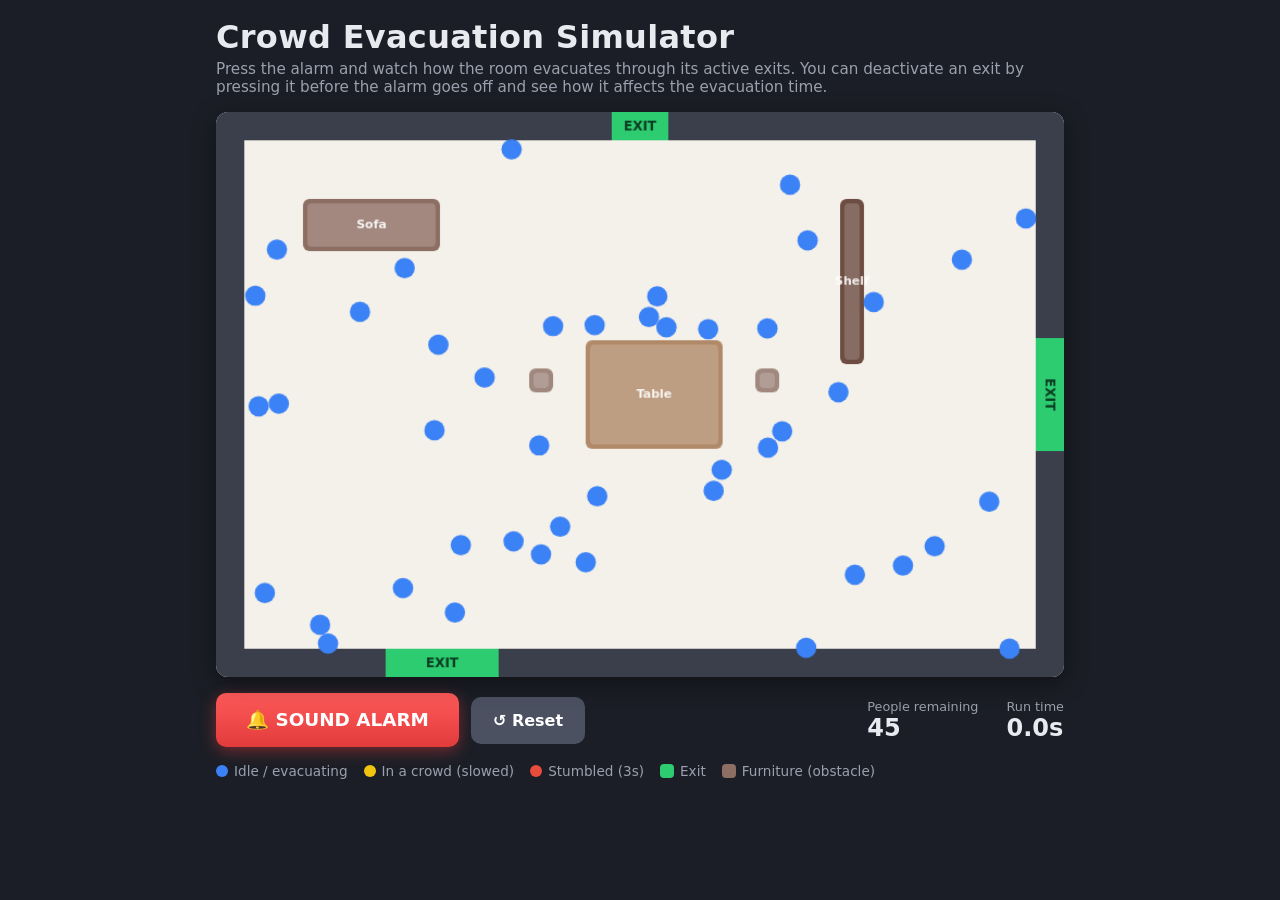
<file: index.html>
<!DOCTYPE html>
<html lang="en">
<head>
<meta charset="UTF-8">
<meta name="viewport" content="width=device-width, initial-scale=1.0">
<title>Crowd Evacuation Simulator</title>
<link rel="stylesheet" href="styles.css">
</head>
<body>
<div class="wrap">
  <h1>Crowd Evacuation Simulator</h1>
  <p class="subtitle">Press the alarm and watch how the room evacuates through its active exits. You can deactivate an exit by pressing it before the alarm goes off and see how it affects the evacuation time.</p>

  <div class="stage">
    <canvas id="canvas"></canvas>
    <div class="flash" id="flash"></div>
  </div>

  <div class="controls">
    <button id="alarmBtn">🔔 SOUND ALARM</button>
    <button id="resetBtn">↺ Reset</button>
    <div class="stats">
      <div class="stat"><span class="label">People remaining</span><span class="value" id="remaining">0</span></div>
      <div class="stat"><span class="label">Run time</span><span class="value" id="timer">0.0s</span></div>
    </div>
  </div>

  <div id="analysis"></div>
  <div id="banner"></div>

  <div class="legend">
    <span><span class="dot" style="background:#3b82f6"></span> Idle / evacuating</span>
    <span><span class="dot" style="background:#f1c40f"></span> In a crowd (slowed)</span>
    <span><span class="dot" style="background:#e74c3c"></span> Stumbled (3s)</span>
    <span><span class="swatch" style="background:#2ecc71"></span> Exit</span>
    <span><span class="swatch" style="background:#8d6e63"></span> Furniture (obstacle)</span>
  </div>
</div>

<script src="evacuation-sim.js"></script>
</body>
</html>
</file>
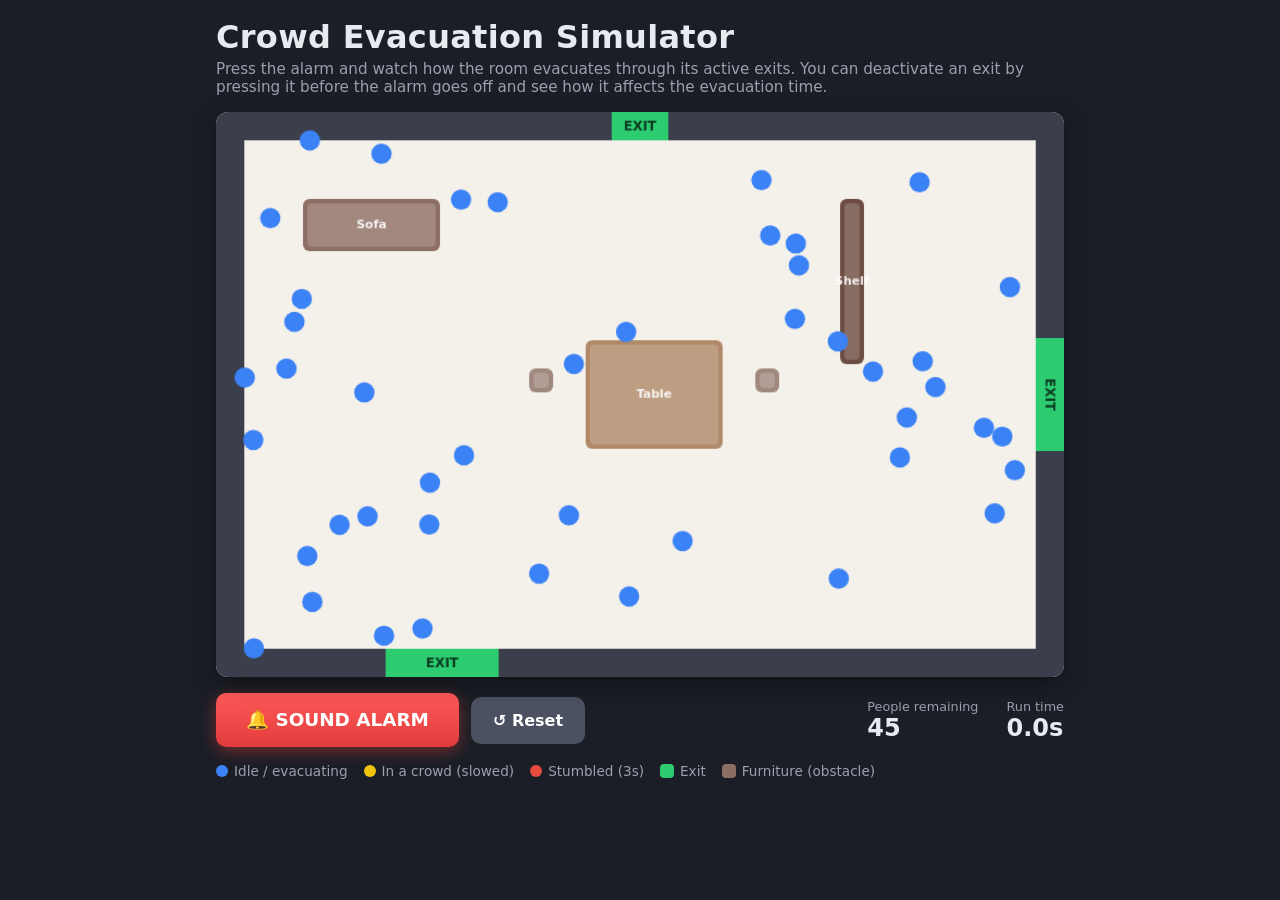
<file: evacuation-sim.html>
<!DOCTYPE html>
<html lang="en">
<head>
<meta charset="UTF-8">
<meta name="viewport" content="width=device-width, initial-scale=1.0">
<title>Crowd Evacuation Simulator</title>
<style>
  :root {
    --floor: #f4f1ea;
    --wall:  #3a3f4b;
    --exit:  #2ecc71;
    --bg:    #1b1e26;
    --text:  #e8eaf0;
    --muted: #9aa0ad;
  }
  * { box-sizing: border-box; }
  html, body {
    margin: 0; padding: 0;
    background: var(--bg);
    color: var(--text);
    font-family: system-ui, -apple-system, "Segoe UI", Roboto, sans-serif;
  }
  .wrap { max-width: 880px; margin: 0 auto; padding: 18px 16px 40px; }
  h1 { margin: 0 0 4px; font-size: clamp(1.4rem, 4vw, 2rem); letter-spacing: 0.3px; }
  .subtitle { margin: 0 0 16px; color: var(--muted); font-size: 0.95rem; }
  .stage {
    position: relative; width: 100%;
    border-radius: 12px; overflow: hidden;
    box-shadow: 0 6px 24px rgba(0,0,0,0.4); line-height: 0;
  }
  canvas { width: 100%; height: auto; display: block; background: var(--floor); touch-action: manipulation; }
  /* Edge flash: a red inset glow that fades after the alarm */
  .flash {
    position: absolute; inset: 0; pointer-events: none;
    box-shadow: inset 0 0 0 0 rgba(231,76,60,0);
    transition: box-shadow 0.12s ease-out; border-radius: 12px;
  }
  .flash.on { box-shadow: inset 0 0 60px 18px rgba(231,76,60,0.85); transition: none; }
  .controls { display: flex; flex-wrap: wrap; gap: 12px; align-items: center; margin: 16px 0; }
  button {
    font: inherit; font-weight: 600; border: none; border-radius: 10px;
    padding: 14px 22px; cursor: pointer; color: #fff;
    transition: transform 0.06s ease, filter 0.15s ease, box-shadow 0.15s ease;
  }
  button:active { transform: translateY(1px) scale(0.99); }
  button:disabled { opacity: 0.45; cursor: not-allowed; }
  /* The alarm button is the visual focus while idle */
  #alarmBtn {
    background: linear-gradient(180deg, #ff5a5a, #e23b3b);
    font-size: 1.15rem; padding: 16px 30px;
    box-shadow: 0 4px 16px rgba(226,59,59,0.45);
  }
  #alarmBtn:not(:disabled) { animation: pulse 1.6s ease-in-out infinite; }
  @keyframes pulse {
    0%,100% { box-shadow: 0 4px 16px rgba(226,59,59,0.45); }
    50%     { box-shadow: 0 4px 28px rgba(226,59,59,0.85); }
  }
  #resetBtn { background: #4b5161; }
  #resetBtn:hover { filter: brightness(1.12); }
  .stats { display: flex; flex-wrap: wrap; gap: 10px 28px; margin-left: auto; align-items: baseline; }
  .stat .label { color: var(--muted); font-size: 0.8rem; display: block; }
  .stat .value { font-size: 1.5rem; font-weight: 700; font-variant-numeric: tabular-nums; }
  /* Banner shown when everyone is out */
  #banner {
    margin: 4px 0 0; padding: 14px 18px; border-radius: 10px;
    background: rgba(46,204,113,0.15); border: 1px solid rgba(46,204,113,0.5);
    color: #5ff09a; font-weight: 700; font-size: 1.1rem; display: none;
  }
  #banner.show { display: block; }
  /* Analysis result (average over many simulated runs) */
  #analysis {
    margin: 10px 0 0; padding: 14px 18px; border-radius: 10px;
    background: rgba(59,130,246,0.14); border: 1px solid rgba(59,130,246,0.5);
    color: #cfe0ff; font-size: 1.05rem; display: none;
  }
  #analysis.show { display: block; }
  #analysis strong { font-size: 1.35rem; font-variant-numeric: tabular-nums; color: #fff; }
  #analysis .range { color: var(--muted); font-size: 0.85rem; display: block; margin-top: 2px; }
  .legend { display: flex; flex-wrap: wrap; gap: 16px; margin-top: 16px; color: var(--muted); font-size: 0.85rem; }
  .legend span { display: inline-flex; align-items: center; gap: 6px; }
  .swatch { width: 14px; height: 14px; border-radius: 4px; display: inline-block; }
  .dot { width: 12px; height: 12px; border-radius: 50%; display: inline-block; }
  /* Touch niceties: no blue tap flash, no accidental text selection on the UI */
  button, .controls, .legend, .subtitle { -webkit-tap-highlight-color: transparent; }
  .controls, .legend { user-select: none; -webkit-user-select: none; }
  canvas { -webkit-user-select: none; user-select: none; }
  /* Narrow / phone screens: let the buttons share the row and stats wrap below */
  @media (max-width: 560px) {
    .wrap { padding: 14px 12px 32px; }
    .controls { gap: 10px; }
    #alarmBtn { flex: 1 1 auto; font-size: 1.05rem; padding: 16px 18px; }
    #resetBtn { flex: 0 0 auto; padding: 16px 18px; }
    .stats { margin-left: 0; flex-basis: 100%; justify-content: space-between; gap: 8px 16px; }
    .stat .value { font-size: 1.3rem; }
    #analysis, #banner { font-size: 1rem; padding: 12px 14px; }
    .legend { gap: 10px 14px; font-size: 0.8rem; }
  }
</style>
</head>
<body>
<div class="wrap">
  <h1>Crowd Evacuation Simulator</h1>
  <p class="subtitle">Press the alarm and watch how the room evacuates through its active exits. You can deactivate an exit by pressing it before the alarm goes off and see how it affects the evacuation time.</p>

  <div class="stage">
    <canvas id="canvas"></canvas>
    <div class="flash" id="flash"></div>
  </div>

  <div class="controls">
    <button id="alarmBtn">🔔 SOUND ALARM</button>
    <button id="resetBtn">↺ Reset</button>
    <div class="stats">
      <div class="stat"><span class="label">People remaining</span><span class="value" id="remaining">0</span></div>
      <div class="stat"><span class="label">Run time</span><span class="value" id="timer">0.0s</span></div>
    </div>
  </div>

  <div id="analysis"></div>
  <div id="banner"></div>

  <div class="legend">
    <span><span class="dot" style="background:#3b82f6"></span> Idle / evacuating</span>
    <span><span class="dot" style="background:#f1c40f"></span> In a crowd (slowed)</span>
    <span><span class="dot" style="background:#e74c3c"></span> Stumbled (3s)</span>
    <span><span class="swatch" style="background:#2ecc71"></span> Exit</span>
    <span><span class="swatch" style="background:#8d6e63"></span> Furniture (obstacle)</span>
  </div>
</div>

<script>
"use strict";

// ---------------------------------------------------------------------------
// Scale: the room is 15 m wide × 10 m tall. We model it on a 0.5 m grid,
// giving a 30 × 20 cell array, and render each cell at PX_PER_M * CELL_M px.
// ---------------------------------------------------------------------------
const ROOM_W_M = 15, ROOM_H_M = 10;     // physical room size in metres
const CELL_M   = 0.5;                    // each grid cell is 0.5 m
const COLS = ROOM_W_M / CELL_M;          // 30 columns
const ROWS = ROOM_H_M / CELL_M;          // 20 rows
const PX_PER_M = 52;                     // pixels per metre (drawing scale)
const CELL = CELL_M * PX_PER_M;          // 26 px per cell

// Cell types
const FLOOR = 0, WALL = 1, OBSTACLE = 2;

// ---------------------------------------------------------------------------
// Exits: each is a gap in one wall. Easy to add more — just push to this list.
//   side: which wall ('right' | 'left' | 'top' | 'bottom')
//   from / to: inclusive cell range along that wall (rows for left/right,
//              columns for top/bottom).
// ---------------------------------------------------------------------------
const exitDefs = [
  { side: "right",  from: 8,  to: 11 },  // main exit, right wall  (2.0 m)
  { side: "bottom", from: 6,  to: 9  },  // secondary exit, bottom (2.0 m)
  { side: "top",    from: 14, to: 15 },  // small exit, top wall    (1.0 m)
];

// ---------------------------------------------------------------------------
// Obstacles (furniture): rectangles in cell coordinates. People treat these
// like walls and steer around them. Easy to add more — just push to this list.
// ---------------------------------------------------------------------------
const obstacles = [
  { c0: 3,  r0: 3,  w: 5, h: 2, type: "sofa",  label: "Sofa"  },
  { c0: 13, r0: 8,  w: 5, h: 4, type: "table", label: "Table" },
  { c0: 11, r0: 9,  w: 1, h: 1, type: "chair" },
  { c0: 19, r0: 9,  w: 1, h: 1, type: "chair" },
  { c0: 22, r0: 3,  w: 1, h: 6, type: "shelf", label: "Shelf" },
];

// Exit geometry + open/closed state. Click an exit before the alarm to toggle.
const exits = exitDefs.map(def => ({ side: def.side, from: def.from, to: def.to, enabled: true }));

// ---------------------------------------------------------------------------
// Build the grid: perimeter walls + stamped-in furniture. Exit gaps are then
// carved (or sealed) by applyExits() according to each exit's enabled flag.
// ---------------------------------------------------------------------------
const grid = [];
for (let r = 0; r < ROWS; r++) {
  const row = [];
  for (let c = 0; c < COLS; c++) {
    const onPerimeter = (r === 0 || r === ROWS - 1 || c === 0 || c === COLS - 1);
    row.push(onPerimeter ? WALL : FLOOR);
  }
  grid.push(row);
}
for (const o of obstacles)
  for (let r = o.r0; r < o.r0 + o.h; r++)
    for (let c = o.c0; c < o.c0 + o.w; c++)
      grid[r][c] = OBSTACLE;

// Set the perimeter cells of one exit to a given type (FLOOR = open, WALL = sealed).
function setExitCells(ex, type) {
  if (ex.side === "right")  for (let r = ex.from; r <= ex.to; r++) grid[r][COLS - 1] = type;
  if (ex.side === "left")   for (let r = ex.from; r <= ex.to; r++) grid[r][0]        = type;
  if (ex.side === "bottom") for (let c = ex.from; c <= ex.to; c++) grid[ROWS - 1][c] = type;
  if (ex.side === "top")    for (let c = ex.from; c <= ex.to; c++) grid[0][c]        = type;
}

// Open enabled exits, seal disabled ones, then recompute routing.
function applyExits() {
  for (const ex of exits) setExitCells(ex, ex.enabled ? FLOOR : WALL);
  buildFlowField();
}

// ---------------------------------------------------------------------------
// Flow field: a distance-to-exit map computed once with Dijkstra over the
// floor cells (walls and furniture are impassable). Every floor cell stores a
// unit vector pointing "downhill" toward the nearest exit, so people route
// AROUND obstacles the way someone who can see the room would — nobody walks
// straight into the shelf and gets stuck.
// ---------------------------------------------------------------------------
const distField = new Array(COLS * ROWS).fill(Infinity);
const flowField = new Array(COLS * ROWS).fill(null);
const cellIdx = (c, r) => r * COLS + c;
const isFloor = (c, r) => c >= 0 && c < COLS && r >= 0 && r < ROWS && grid[r][c] === FLOOR;

// 8-directional neighbours: [dCol, dRow, stepCost]
const NB = [[1,0,1],[-1,0,1],[0,1,1],[0,-1,1],[1,1,1.414],[1,-1,1.414],[-1,1,1.414],[-1,-1,1.414]];

function buildFlowField() {
  distField.fill(Infinity);

  // Tiny binary min-heap of [dist, cellIndex] for Dijkstra.
  const heap = [];
  const push = (d, i) => {
    heap.push([d, i]); let n = heap.length - 1;
    while (n > 0) { const p = (n - 1) >> 1; if (heap[p][0] <= heap[n][0]) break; [heap[p], heap[n]] = [heap[n], heap[p]]; n = p; }
  };
  const pop = () => {
    const top = heap[0], last = heap.pop();
    if (heap.length) {
      heap[0] = last; let n = 0;
      for (;;) { let s = n; const l = 2*n+1, r = 2*n+2;
        if (l < heap.length && heap[l][0] < heap[s][0]) s = l;
        if (r < heap.length && heap[r][0] < heap[s][0]) s = r;
        if (s === n) break; [heap[s], heap[n]] = [heap[n], heap[s]]; n = s; }
    }
    return top;
  };
  const seed = (c, r) => { const i = cellIdx(c, r); distField[i] = 0; push(0, i); };

  // Sources: the open exit gap cells on the perimeter (disabled exits are sealed).
  for (const ex of exits) {
    if (!ex.enabled) continue;
    if (ex.side === "right")  for (let r = ex.from; r <= ex.to; r++) seed(COLS - 1, r);
    if (ex.side === "left")   for (let r = ex.from; r <= ex.to; r++) seed(0, r);
    if (ex.side === "bottom") for (let c = ex.from; c <= ex.to; c++) seed(c, ROWS - 1);
    if (ex.side === "top")    for (let c = ex.from; c <= ex.to; c++) seed(c, 0);
  }

  // Dijkstra outward over floor cells.
  while (heap.length) {
    const [d, i] = pop();
    if (d > distField[i]) continue;
    const c = i % COLS, r = (i - c) / COLS;
    for (const [dc, dr, cost] of NB) {
      const nc = c + dc, nr = r + dr;
      if (!isFloor(nc, nr)) continue;
      // don't cut diagonally through a wall/furniture corner
      if (dc !== 0 && dr !== 0 && (!isFloor(c + dc, r) || !isFloor(c, r + dr))) continue;
      const nd = d + cost, ni = cellIdx(nc, nr);
      if (nd < distField[ni]) { distField[ni] = nd; push(nd, ni); }
    }
  }

  // For every floor cell, point toward the lowest-distance reachable neighbour.
  for (let r = 0; r < ROWS; r++) for (let c = 0; c < COLS; c++) {
    if (!isFloor(c, r)) { flowField[cellIdx(c, r)] = null; continue; }
    let best = distField[cellIdx(c, r)], bc = 0, br = 0;
    for (const [dc, dr] of NB) {
      const nc = c + dc, nr = r + dr;
      if (!isFloor(nc, nr)) continue;
      if (dc !== 0 && dr !== 0 && (!isFloor(c + dc, r) || !isFloor(c, r + dr))) continue;
      const nd = distField[cellIdx(nc, nr)];
      if (nd < best) { best = nd; bc = dc; br = dr; }
    }
    const len = Math.hypot(bc, br) || 1;
    flowField[cellIdx(c, r)] = { x: bc / len, y: br / len };
  }

  // Open exit cells push people out through the doorway.
  for (const ex of exits) {
    if (!ex.enabled) continue;
    const v = ex.side === "right" ? {x:1,y:0} : ex.side === "left" ? {x:-1,y:0}
            : ex.side === "bottom" ? {x:0,y:1} : {x:0,y:-1};
    if (ex.side === "right")  for (let r = ex.from; r <= ex.to; r++) flowField[cellIdx(COLS-1, r)] = v;
    if (ex.side === "left")   for (let r = ex.from; r <= ex.to; r++) flowField[cellIdx(0, r)]      = v;
    if (ex.side === "bottom") for (let c = ex.from; c <= ex.to; c++) flowField[cellIdx(c, ROWS-1)] = v;
    if (ex.side === "top")    for (let c = ex.from; c <= ex.to; c++) flowField[cellIdx(c, 0)]      = v;
  }
}
applyExits();   // carve open exits, seal disabled ones, build the initial flow field

// ---------------------------------------------------------------------------
// Tunables
// ---------------------------------------------------------------------------
const NUM_PEOPLE   = 45;                 // less crowded than before
const RADIUS       = 0.18 * PX_PER_M;    // ~0.18 m person radius (px)
const BASE_SPEED   = 1.3 * PX_PER_M;     // ~1.3 m/s walking speed (px/s)
const STUMBLE_RATE = 0.03;               // chance per contact per second
const STUMBLE_TIME = 3.0;                // seconds stopped when stumbled
const CONGEST_DIST = RADIUS * 4;         // neighbours within this count as "crowding"
const CONGEST_COUNT = 3;                 // this many close neighbours => slowed + yellow
const CONGEST_SPEED = 0.45;              // speed multiplier while crowded

// ---------------------------------------------------------------------------
// Canvas / state
// ---------------------------------------------------------------------------
const canvas = document.getElementById("canvas");
canvas.width  = COLS * CELL;             // 780
canvas.height = ROWS * CELL;             // 520
const ctx = canvas.getContext("2d");
const W = canvas.width, H = canvas.height;

let people = [];
let mode = "idle";                       // "idle" | "evacuating" | "done"
let elapsed = 0;                         // current run's evacuation time (sim seconds)

// Timelapse: the alarm plays the evacuation TIMELAPSE_RUNS times in a row, each
// with a fresh random spread, sped up so it reads as a quick montage. Every
// run's time is collected and averaged at the end.
const TIMELAPSE_RUNS = 10;
// Playback speed ramps from MIN_STEPS sim-steps per frame (slow, < 1 = slower
// than real-time) up to MAX_STEPS over SLOW_INTRO seconds, so each run opens
// slowly — clearly showing the fresh starting layout — then eases faster.
const MIN_STEPS  = 0.35;                  // steps/frame at the very start of a run
const MAX_STEPS  = 4;                     // steps/frame once fully ramped up
const SLOW_INTRO = 2.5;                   // sim seconds over which the speed ramps up
const SUB_DT     = 1 / 30;               // fixed sim step (stumble odds scale with dt, so unbiased)
let runIndex = 0;                        // which run we're on (0-based)
let runTimes = [];                       // completed run times (sim seconds)
let stepAccumulator = 0;                 // carries the fractional part of steps-per-frame

function isBlocked(x, y) {
  const c = Math.floor(x / CELL), r = Math.floor(y / CELL);
  if (r < 0 || r >= ROWS || c < 0 || c >= COLS) return false; // outside = open (exit side)
  return grid[r][c] !== FLOOR;           // walls and obstacles both block
}

// Create one person at a random interior floor cell (never inside furniture).
function makePerson() {
  let x, y, guard = 0;
  do {
    x = (1 + Math.random() * (COLS - 2)) * CELL;
    y = (1 + Math.random() * (ROWS - 2)) * CELL;
  } while (isBlocked(x, y) && guard++ < 1000);
  // ~35% just stand around (tiny shifts); the rest casually stroll about.
  const still = Math.random() < 0.35;
  const p = {
    x, y,
    homeX: x, homeY: y,                              // anchor the idle roaming
    speed: BASE_SPEED * (0.8 + Math.random() * 0.4), // evacuation speed, 0.8x - 1.2x
    stumbleLeft: 0,                                  // >0 means currently stumbled
    crowd: 0,                                         // nearby-neighbour count this frame
    dx: 0, dy: 0,                                     // last flow-field heading (reused once outside the grid)
    // idle "personality"
    idleStill: still,
    roamRadius: still ? CELL * 0.15 : CELL * (2 + Math.random() * 1.5),
    idleSpeed: BASE_SPEED * (still ? 0.12 : 0.30 + Math.random() * 0.15),
    pauseLeft: Math.random() * (still ? 5 : 2),       // stagger when each first moves
    roamX: x, roamY: y,                               // current casual destination
    out: false                                        // has left the room
  };
  pickRoam(p);
  return p;
}

// A fresh crowd of NUM_PEOPLE at random positions.
function makePeople() {
  const arr = [];
  for (let i = 0; i < NUM_PEOPLE; i++) arr.push(makePerson());
  return arr;
}

// Scatter the live (visible) crowd.
function spawnPeople() { people = makePeople(); }

// Choose a casual destination near a person's home spot (on a free cell).
function pickRoam(p) {
  for (let k = 0; k < 10; k++) {
    const ang = Math.random() * Math.PI * 2;
    const rad = Math.random() * p.roamRadius;
    const rx = p.homeX + Math.cos(ang) * rad;
    const ry = p.homeY + Math.sin(ang) * rad;
    if (!isBlocked(rx, ry)) { p.roamX = rx; p.roamY = ry; return; }
  }
  p.roamX = p.homeX; p.roamY = p.homeY;
}

// ---------------------------------------------------------------------------
// Update: idle — people casually stroll to a nearby spot, pause, then pick
// another. "Still" people barely move and rest for long stretches, so the
// room looks alive with a mix of standing and milling-about figures.
// ---------------------------------------------------------------------------
function updateIdle(crowd, dt) {
  for (const p of crowd) {
    if (p.pauseLeft > 0) { p.pauseLeft -= dt; continue; }   // standing for now
    const dx = p.roamX - p.x, dy = p.roamY - p.y;
    const d = Math.hypot(dx, dy);
    if (d < 3) {
      // arrived — rest a while, then choose a new casual destination
      p.pauseLeft = p.idleStill ? 2 + Math.random() * 4 : 0.4 + Math.random() * 2;
      pickRoam(p);
      continue;
    }
    const step = p.idleSpeed * dt;
    moveWithWalls(p, (dx / d) * step, (dy / d) * step);
  }
}

// ---------------------------------------------------------------------------
// Update: evacuating — follow the flow field, which already routes around
// walls and furniture, toward whichever exit is nearest along a real path.
// ---------------------------------------------------------------------------
function updateEvacuating(crowd, dt) {
  for (const p of crowd) {
    if (p.out) continue;
    if (p.stumbleLeft > 0) { p.stumbleLeft -= dt; continue; }

    // Sample the flow direction at the person's current cell. Once they step
    // beyond the perimeter (through the doorway) there's no cell, so reuse the
    // last heading to carry them clear of the building.
    const c = Math.floor(p.x / CELL), r = Math.floor(p.y / CELL);
    const f = (c >= 0 && c < COLS && r >= 0 && r < ROWS) ? flowField[cellIdx(c, r)] : null;
    if (f) { p.dx = f.x; p.dy = f.y; }

    // Packed-in people (limited movement) shuffle along slower.
    const speed = p.crowd >= CONGEST_COUNT ? p.speed * CONGEST_SPEED : p.speed;
    const step = speed * dt;
    moveWithWalls(p, p.dx * step, p.dy * step);

    if (isOut(p)) p.out = true;
  }
}

// True once a person has stepped beyond the perimeter (out a doorway).
function isOut(p) {
  return p.x > W + 6 || p.x < -6 || p.y > H + 6 || p.y < -6;
}

// Move a person by (dx,dy) but slide along walls/furniture per axis.
function moveWithWalls(p, dx, dy) {
  if (!isBlocked(p.x + dx, p.y)) p.x += dx;
  if (!isBlocked(p.x, p.y + dy)) p.y += dy;
}

// ---------------------------------------------------------------------------
// Stumbles + separation: overlapping people push apart and may trip.
// ---------------------------------------------------------------------------
function checkStumbles(crowd, dt, allowStumble) {
  const minDist = RADIUS * 2;
  for (const p of crowd) p.crowd = 0;            // recount crowding each frame
  for (let i = 0; i < crowd.length; i++) {
    const a = crowd[i];
    if (a.out) continue;
    for (let j = i + 1; j < crowd.length; j++) {
      const b = crowd[j];
      if (b.out) continue;
      const dx = b.x - a.x, dy = b.y - a.y;
      const dist = Math.hypot(dx, dy);
      if (dist < CONGEST_DIST) { a.crowd++; b.crowd++; }
      if (dist < minDist && dist > 0) {
        const overlap = (minDist - dist) / 2;
        const nx = dx / dist, ny = dy / dist;
        if (!isBlocked(a.x - nx * overlap, a.y - ny * overlap)) { a.x -= nx * overlap; a.y -= ny * overlap; }
        if (!isBlocked(b.x + nx * overlap, b.y + ny * overlap)) { b.x += nx * overlap; b.y += ny * overlap; }

        if (allowStumble && Math.random() < STUMBLE_RATE * dt) {
          const victim = Math.random() < 0.5 ? a : b;
          if (victim.stumbleLeft <= 0) victim.stumbleLeft = STUMBLE_TIME;
        }
      }
    }
  }
}

// ---------------------------------------------------------------------------
// Draw
// ---------------------------------------------------------------------------
function roundRect(x, y, w, h, r) {
  ctx.beginPath();
  ctx.moveTo(x + r, y);
  ctx.arcTo(x + w, y,     x + w, y + h, r);
  ctx.arcTo(x + w, y + h, x,     y + h, r);
  ctx.arcTo(x,     y + h, x,     y,     r);
  ctx.arcTo(x,     y,     x + w, y,     r);
  ctx.closePath();
}

function draw() {
  ctx.clearRect(0, 0, W, H);

  // floor
  ctx.fillStyle = getCss("--floor");
  ctx.fillRect(0, 0, W, H);

  // walls
  ctx.fillStyle = getCss("--wall");
  for (let r = 0; r < ROWS; r++)
    for (let c = 0; c < COLS; c++)
      if (grid[r][c] === WALL) ctx.fillRect(c * CELL, r * CELL, CELL, CELL);

  // furniture
  for (const o of obstacles) drawObstacle(o);

  // exits
  for (const e of exits) drawExit(e);

  // people
  for (const p of people) {
    if (p.out) continue;
    ctx.beginPath();
    ctx.arc(p.x, p.y, RADIUS, 0, Math.PI * 2);
    let color = "#3b82f6";                                   // normal
    if (mode === "evacuating" && p.crowd >= CONGEST_COUNT) color = "#f1c40f"; // crowded / limited movement
    if (p.stumbleLeft > 0)        color = "#e74c3c";         // stumbled (takes priority)
    ctx.fillStyle = color;
    ctx.fill();
  }

  // timelapse run counter overlay
  if (mode === "evacuating") {
    ctx.fillStyle = "rgba(0,0,0,0.55)";
    ctx.fillRect(10, 10, 116, 30);
    ctx.fillStyle = "#fff";
    ctx.font = "bold 16px system-ui, sans-serif";
    ctx.textAlign = "left"; ctx.textBaseline = "middle";
    ctx.fillText("Run " + (runIndex + 1) + " / " + TIMELAPSE_RUNS, 20, 26);
  }
}

function drawObstacle(o) {
  const x = o.c0 * CELL, y = o.r0 * CELL, w = o.w * CELL, h = o.h * CELL;
  const colors = { sofa: "#8d6e63", table: "#b08968", chair: "#a1887f", shelf: "#6d4c41" };
  ctx.fillStyle = colors[o.type] || "#8d6e63";
  roundRect(x + 2, y + 2, w - 4, h - 4, 6);
  ctx.fill();
  // a lighter inset to suggest a cushion / surface
  ctx.fillStyle = "rgba(255,255,255,0.18)";
  roundRect(x + 6, y + 6, w - 12, h - 12, 4);
  ctx.fill();
  if (o.label) {
    ctx.fillStyle = "rgba(255,255,255,0.9)";
    ctx.font = "bold 11px system-ui, sans-serif";
    ctx.textAlign = "center"; ctx.textBaseline = "middle";
    ctx.fillText(o.label, x + w / 2, y + h / 2);
  }
}

// Pixel rectangle of an exit's doorway band (also used for click hit-testing).
function exitRect(e) {
  const vertical = (e.side === "right" || e.side === "left"); // label runs along Y
  if (vertical) {
    const y = e.from * CELL, h = (e.to - e.from + 1) * CELL;
    const x = e.side === "right" ? (COLS - 1) * CELL : 0;
    return { x, y, w: CELL, h, vertical };
  }
  const x = e.from * CELL, w = (e.to - e.from + 1) * CELL;
  const y = e.side === "bottom" ? (ROWS - 1) * CELL : 0;
  return { x, y, w, h: CELL, vertical };
}

function drawExit(e) {
  const { x, y, w, h, vertical } = exitRect(e);
  if (e.enabled) {
    ctx.fillStyle = getCss("--exit");
    ctx.fillRect(x, y, w, h);
    drawExitLabel(x + w / 2, y + h / 2, vertical, "EXIT", "#0a3d22");
  } else {
    // sealed doorway: dark red with a barred look
    ctx.fillStyle = "#8e2b2b";
    ctx.fillRect(x, y, w, h);
    ctx.strokeStyle = "rgba(255,255,255,0.3)";
    ctx.lineWidth = 2;
    ctx.beginPath();
    ctx.moveTo(x, y); ctx.lineTo(x + w, y + h);
    ctx.moveTo(x + w, y); ctx.lineTo(x, y + h);
    ctx.stroke();
    drawExitLabel(x + w / 2, y + h / 2, vertical, "CLOSED", "#ffe2e2");
  }
}

function drawExitLabel(cx, cy, rotated, text, color) {
  ctx.save();
  ctx.translate(cx, cy);
  if (rotated) ctx.rotate(Math.PI / 2);
  ctx.fillStyle = color;
  ctx.font = "bold 12px system-ui, sans-serif";
  ctx.textAlign = "center"; ctx.textBaseline = "middle";
  ctx.fillText(text, 0, 1);
  ctx.restore();
}

function getCss(name) {
  return getComputedStyle(document.documentElement).getPropertyValue(name).trim();
}

// ---------------------------------------------------------------------------
// Main loop
// ---------------------------------------------------------------------------
let last = performance.now();
function loop(now) {
  let dt = (now - last) / 1000;
  last = now;
  if (dt > 0.05) dt = 0.05;        // clamp to avoid big jumps after a stall

  if (mode === "idle") {
    updateIdle(people, dt);
    checkStumbles(people, dt, false);
  } else if (mode === "evacuating") {
    // Each run starts slow so you can clearly see the fresh starting layout,
    // then ramps up. Fractional steps/frame are carried over via an accumulator
    // so the opening can run slower than one step per frame.
    const ramp = Math.min(1, elapsed / SLOW_INTRO);
    stepAccumulator += MIN_STEPS + (MAX_STEPS - MIN_STEPS) * ramp;
    const steps = Math.floor(stepAccumulator);
    stepAccumulator -= steps;
    for (let s = 0; s < steps; s++) {
      elapsed += SUB_DT;
      updateEvacuating(people, SUB_DT);
      checkStumbles(people, SUB_DT, true);
      if (remainingCount() === 0) { onRunComplete(); break; }
    }
  }

  draw();
  updateReadout();
  requestAnimationFrame(loop);
}

function remainingCount() {
  let n = 0;
  for (const p of people) if (!p.out) n++;
  return n;
}

// ---------------------------------------------------------------------------
// Timelapse control: a run just finished — record its time, then either start
// the next fresh run or, after the last one, report the average. Each run uses
// the same movement, stumbling and crowding rules, so the average is real.
// ---------------------------------------------------------------------------
function onRunComplete() {
  runTimes.push(elapsed);
  runIndex++;
  if (runIndex < TIMELAPSE_RUNS) {
    spawnPeople();          // fresh random spread for the next run
    elapsed = 0;
    stepAccumulator = 0;    // restart the slow opening
    showProgress();         // mode stays "evacuating"
  } else {
    finishTimelapse();
  }
}

function finishTimelapse() {
  mode = "done";
  const sum = runTimes.reduce((a, b) => a + b, 0);
  const avg = sum / runTimes.length;
  const min = Math.min(...runTimes), max = Math.max(...runTimes);
  analysisEl.innerHTML =
    "📊 Average evacuation: <strong>" + avg.toFixed(1) + " s</strong>" +
    "<span class='range'>over " + TIMELAPSE_RUNS + " runs with this exit layout · " +
    "fastest " + min.toFixed(1) + " s · slowest " + max.toFixed(1) + " s</span>";
  bannerEl.textContent = "✅ Timelapse complete — " + TIMELAPSE_RUNS + " evacuations simulated";
  bannerEl.classList.add("show");
}

function showProgress() {
  analysisEl.classList.add("show");
  analysisEl.innerHTML = "⏱ Timelapse running — run <strong>" + (runIndex + 1) + " / " + TIMELAPSE_RUNS + "</strong>";
}

// ---------------------------------------------------------------------------
// Readout / UI
// ---------------------------------------------------------------------------
const remainingEl = document.getElementById("remaining");
const timerEl     = document.getElementById("timer");
const bannerEl    = document.getElementById("banner");
const analysisEl  = document.getElementById("analysis");
const alarmBtn    = document.getElementById("alarmBtn");
const flashEl     = document.getElementById("flash");

function updateReadout() {
  remainingEl.textContent = remainingCount();
  timerEl.textContent = elapsed.toFixed(1) + "s";
}

// ---------------------------------------------------------------------------
// Alarm: play the evacuation as a sped-up timelapse, TIMELAPSE_RUNS times in a
// row, each with a fresh random spread, then report the average evacuation time.
// ---------------------------------------------------------------------------
function soundAlarm() {
  if (mode !== "idle") return;
  beep();
  edgeFlash();
  alarmBtn.disabled = true;
  bannerEl.classList.remove("show");

  runIndex = 0;
  runTimes = [];
  elapsed = 0;
  stepAccumulator = 0;
  spawnPeople();          // fresh random spread for the first run
  showProgress();
  mode = "evacuating";
}

function edgeFlash() {
  const times = [0, 140, 260, 400, 520, 700];
  times.forEach((t, i) => setTimeout(() => flashEl.classList.toggle("on", i % 2 === 0), t));
}

// Short two-tone beep via Web Audio API (no audio files).
function beep() {
  try {
    const AC = window.AudioContext || window.webkitAudioContext;
    const actx = new AC();
    const now = actx.currentTime;
    [880, 1100].forEach((freq, i) => {
      const osc = actx.createOscillator();
      const gain = actx.createGain();
      osc.type = "square";
      osc.frequency.value = freq;
      const t = now + i * 0.18;
      gain.gain.setValueAtTime(0.0001, t);
      gain.gain.exponentialRampToValueAtTime(0.25, t + 0.01);
      gain.gain.exponentialRampToValueAtTime(0.0001, t + 0.16);
      osc.connect(gain).connect(actx.destination);
      osc.start(t);
      osc.stop(t + 0.18);
    });
    setTimeout(() => actx.close(), 800);
  } catch (e) { /* audio blocked — simulation still runs */ }
}

// ---------------------------------------------------------------------------
// Reset: re-scatter, reset timer, back to idle.
// ---------------------------------------------------------------------------
function reset() {
  spawnPeople();
  mode = "idle";
  elapsed = 0;
  alarmBtn.disabled = false;
  bannerEl.classList.remove("show");
  analysisEl.classList.remove("show");
  flashEl.classList.remove("on");
}

alarmBtn.addEventListener("click", soundAlarm);
document.getElementById("resetBtn").addEventListener("click", reset);

// ---------------------------------------------------------------------------
// Click an exit (before the alarm) to open/close it. The room must keep at
// least one open exit, so the last one can't be closed.
// ---------------------------------------------------------------------------
function canvasPoint(evt) {
  const rect = canvas.getBoundingClientRect();
  return {
    x: (evt.clientX - rect.left) * (canvas.width  / rect.width),
    y: (evt.clientY - rect.top)  * (canvas.height / rect.height)
  };
}

function exitAtPoint(x, y) {
  // Slack of ~22 on-screen px, converted to canvas units, so the narrow exits
  // stay easy to tap even when the canvas is scaled down on a phone.
  const rect = canvas.getBoundingClientRect();
  const pad = 22 * (canvas.width / (rect.width || canvas.width));
  for (const e of exits) {
    const r = exitRect(e);
    if (x >= r.x - pad && x <= r.x + r.w + pad && y >= r.y - pad && y <= r.y + r.h + pad) return e;
  }
  return null;
}

canvas.addEventListener("click", evt => {
  if (mode !== "idle") return;                 // only configurable before the alarm
  const { x, y } = canvasPoint(evt);
  const e = exitAtPoint(x, y);
  if (!e) return;
  const openCount = exits.filter(ex => ex.enabled).length;
  if (e.enabled && openCount <= 1) return;      // keep at least one way out
  e.enabled = !e.enabled;
  applyExits();                                 // re-carve / re-seal + reroute
});

// Pointer cursor over a togglable exit while idle.
canvas.addEventListener("mousemove", evt => {
  const { x, y } = canvasPoint(evt);
  canvas.style.cursor = (mode === "idle" && exitAtPoint(x, y)) ? "pointer" : "default";
});

// ---------------------------------------------------------------------------
// Start
// ---------------------------------------------------------------------------
spawnPeople();
requestAnimationFrame(loop);
</script>
</body>
</html>
</file>
<file: styles.css>
:root {
  --floor: #f4f1ea;
  --wall:  #3a3f4b;
  --exit:  #2ecc71;
  --bg:    #1b1e26;
  --text:  #e8eaf0;
  --muted: #9aa0ad;
}
* { box-sizing: border-box; }
html, body {
  margin: 0; padding: 0;
  background: var(--bg);
  color: var(--text);
  font-family: system-ui, -apple-system, "Segoe UI", Roboto, sans-serif;
}
.wrap { max-width: 880px; margin: 0 auto; padding: 18px 16px 40px; }
h1 { margin: 0 0 4px; font-size: clamp(1.4rem, 4vw, 2rem); letter-spacing: 0.3px; }
.subtitle { margin: 0 0 16px; color: var(--muted); font-size: 0.95rem; }
.stage {
  position: relative; width: 100%;
  border-radius: 12px; overflow: hidden;
  box-shadow: 0 6px 24px rgba(0,0,0,0.4); line-height: 0;
}
canvas { width: 100%; height: auto; display: block; background: var(--floor); touch-action: manipulation; }
/* Edge flash: a red inset glow that fades after the alarm */
.flash {
  position: absolute; inset: 0; pointer-events: none;
  box-shadow: inset 0 0 0 0 rgba(231,76,60,0);
  transition: box-shadow 0.12s ease-out; border-radius: 12px;
}
.flash.on { box-shadow: inset 0 0 60px 18px rgba(231,76,60,0.85); transition: none; }
.controls { display: flex; flex-wrap: wrap; gap: 12px; align-items: center; margin: 16px 0; }
button {
  font: inherit; font-weight: 600; border: none; border-radius: 10px;
  padding: 14px 22px; cursor: pointer; color: #fff;
  transition: transform 0.06s ease, filter 0.15s ease, box-shadow 0.15s ease;
}
button:active { transform: translateY(1px) scale(0.99); }
button:disabled { opacity: 0.45; cursor: not-allowed; }
/* The alarm button is the visual focus while idle */
#alarmBtn {
  background: linear-gradient(180deg, #ff5a5a, #e23b3b);
  font-size: 1.15rem; padding: 16px 30px;
  box-shadow: 0 4px 16px rgba(226,59,59,0.45);
}
#alarmBtn:not(:disabled) { animation: pulse 1.6s ease-in-out infinite; }
@keyframes pulse {
  0%,100% { box-shadow: 0 4px 16px rgba(226,59,59,0.45); }
  50%     { box-shadow: 0 4px 28px rgba(226,59,59,0.85); }
}
#resetBtn { background: #4b5161; }
#resetBtn:hover { filter: brightness(1.12); }
.stats { display: flex; flex-wrap: wrap; gap: 10px 28px; margin-left: auto; align-items: baseline; }
.stat .label { color: var(--muted); font-size: 0.8rem; display: block; }
.stat .value { font-size: 1.5rem; font-weight: 700; font-variant-numeric: tabular-nums; }
/* Banner shown when everyone is out */
#banner {
  margin: 4px 0 0; padding: 14px 18px; border-radius: 10px;
  background: rgba(46,204,113,0.15); border: 1px solid rgba(46,204,113,0.5);
  color: #5ff09a; font-weight: 700; font-size: 1.1rem; display: none;
}
#banner.show { display: block; }
/* Analysis result (average over many simulated runs) */
#analysis {
  margin: 10px 0 0; padding: 14px 18px; border-radius: 10px;
  background: rgba(59,130,246,0.14); border: 1px solid rgba(59,130,246,0.5);
  color: #cfe0ff; font-size: 1.05rem; display: none;
}
#analysis.show { display: block; }
#analysis strong { font-size: 1.35rem; font-variant-numeric: tabular-nums; color: #fff; }
#analysis .range { color: var(--muted); font-size: 0.85rem; display: block; margin-top: 2px; }
.legend { display: flex; flex-wrap: wrap; gap: 16px; margin-top: 16px; color: var(--muted); font-size: 0.85rem; }
.legend span { display: inline-flex; align-items: center; gap: 6px; }
.swatch { width: 14px; height: 14px; border-radius: 4px; display: inline-block; }
.dot { width: 12px; height: 12px; border-radius: 50%; display: inline-block; }
/* Touch niceties: no blue tap flash, no accidental text selection on the UI */
button, .controls, .legend, .subtitle { -webkit-tap-highlight-color: transparent; }
.controls, .legend { user-select: none; -webkit-user-select: none; }
canvas { -webkit-user-select: none; user-select: none; }
/* Narrow / phone screens: let the buttons share the row and stats wrap below */
@media (max-width: 560px) {
  .wrap { padding: 14px 12px 32px; }
  .controls { gap: 10px; }
  #alarmBtn { flex: 1 1 auto; font-size: 1.05rem; padding: 16px 18px; }
  #resetBtn { flex: 0 0 auto; padding: 16px 18px; }
  .stats { margin-left: 0; flex-basis: 100%; justify-content: space-between; gap: 8px 16px; }
  .stat .value { font-size: 1.3rem; }
  #analysis, #banner { font-size: 1rem; padding: 12px 14px; }
  .legend { gap: 10px 14px; font-size: 0.8rem; }
}
</file>
